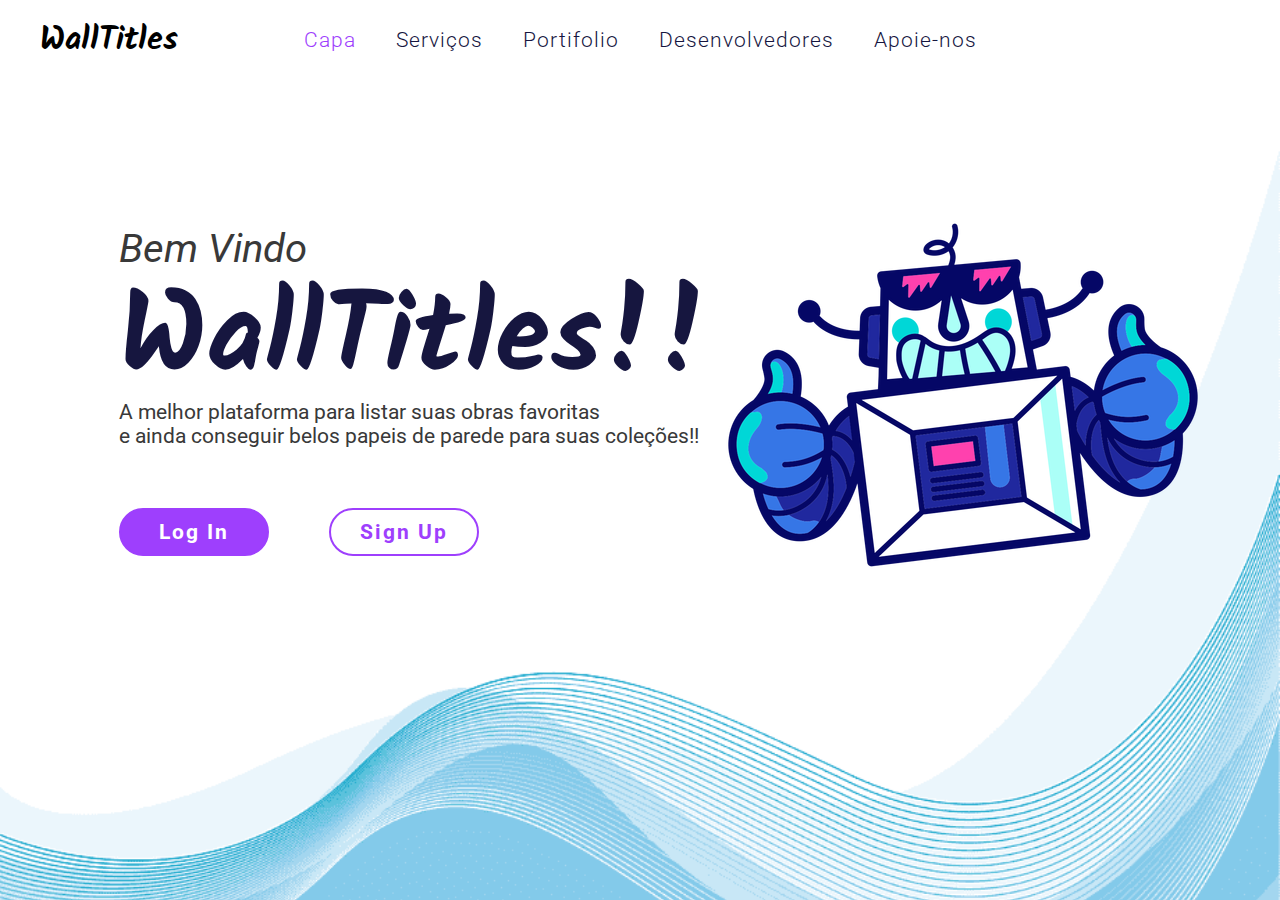
<file: index.html>
<!DOCTYPE html>
<html lang="pt-br">

	<head>
		<meta charset="utf-8">
		<meta name="viewport" content="width=device-width, initial-scale=1">

		<title>Welcome to Walltitles</title>
		<link rel="shortcut icon" href="img/robot-blue.png" type="image/x-icon">
		<link rel="stylesheet" href="components/css/index.css">
	</head>

	<body>
		<ul></ul>
		<div class="background">
		</div>
		<header>
			<h2>WallTitles</h2>
			<ul>
				<li><a href="#" class="active">Capa</a></li>
				<li><a href="http://lorsuz.github.io/wooshol" target="_blank">Serviços</a></li>
				<li><a href="http://lorsuz.github.io/portfolio" target="_blank">Portifolio</a></li>
				<li><a href="http://github.com/lorsuz" target="_blank">Desenvolvedores</a></li>
				<li><a href="components/views/Monetization.php">Apoie-nos</a></li>
			</ul>
		</header>
		<main>
			<div class="left">
				<div class="content">
					<span class="wellcome">Bem Vindo</span>
					<h1>WallTitles!!</h1>
					<p>A melhor plataforma para listar suas obras favoritas <br> e ainda conseguir belos papeis de parede para suas coleções!!</p>
					<div class="acount">
						<a class="" href="components/views/sign.html">Log In</a>
						<a class="" href="#">Sign Up</a>
					</div>
				</div>
			</div>
			<div class="right">
				<img src="components/img/robot-blue.png" alt="">
			</div>
		</main>
		<script>
			const ul = document.querySelector( "body > ul" );

			const random = ( min, max ) => Math.random() * ( max - min ) + min;
			// const randomColors = [ "#8400ff", "#2bff00", "#eaff00" ];

			for ( let i = 0; i < 15; i++ ) {
				const li = document.createElement( "li" );

				const size = Math.floor( random( 50, 120 ) );
				const position = random( 1, 94 );
				const delay = random( 3, 1 );
				const duration = random( 10, 40 );
				var randomColors=[]

				li.style.width = `${ size }px`;
				li.style.height = `${ size }px`;

				// li.style.backgroundColor = randomColors[ Math.floor( random( 0, 3 ) ) ];
				for (let index = 0; index < 3; index++) {
					randomColors[index] = Math.floor( random( 0, 255 ) )
				}
				console.log(`rgb(${randomColors[0]},${randomColors[1]},${randomColors[2]})`)
				li.style.backgroundColor = `rgb(${randomColors[0]},${randomColors[1]},${randomColors[2]})`;

				li.style.left = `${ position }%`;

				li.style.animationDelay = `${ delay }s`;
				li.style.animationDuration = `${ duration }s`;

				li.style.animationTimingFunction = `cubic-bezier(${ Math.random() }, ${ Math.random() }, ${ Math.random() }, ${ Math.random() })`;

				ul.appendChild( li );
			}
		</script>
	</body>

</html>
</file>
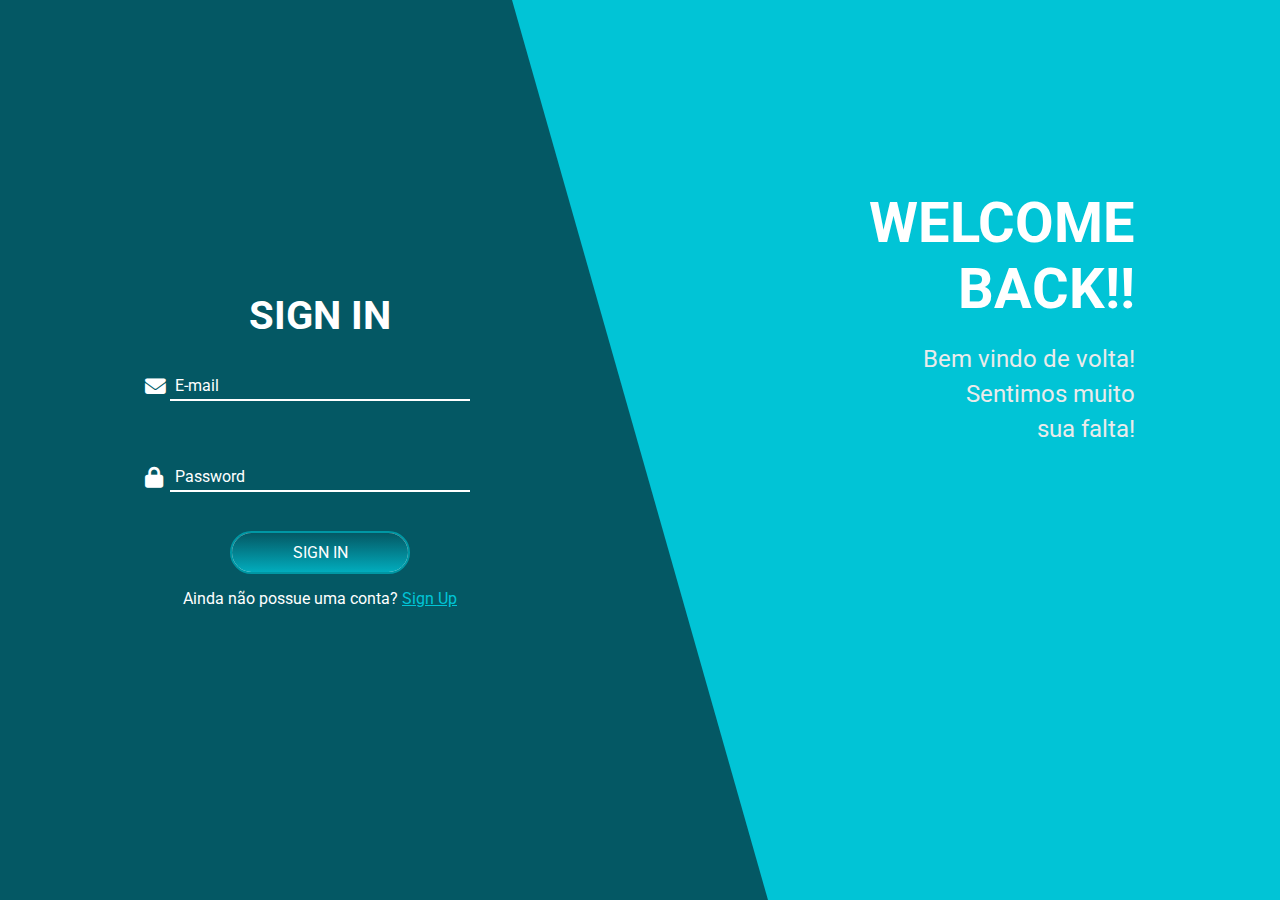
<file: components/views/sign.html>
<!DOCTYPE html>
<html lang="en">

	<head>
		<meta charset="UTF-8">
		<meta http-equiv="X-UA-Compatible" content="IE=edge">
		<meta name="viewport" content="width=device-width, initial-scale=1.0">
		<title>Sign-Up-In</title>
		<link rel="stylesheet" href="../css/sign.css">
		<link rel="stylesheet" href="https://cdnjs.cloudflare.com/ajax/libs/font-awesome/6.2.0/css/all.min.css">

	</head>

	<body>
		<div class="box-cut"> </div>
		<section class="form">
			<div class="in">
				<h1>sign in</h1>
				<form action="wallpapers.php" autocomplete="off">

					<div>
						<i class="fa-solid fa-envelope"></i>
						<input placeholder=" " type="text" autocomplete="off" name="email_in" id="email_in" value="">
						<label for="email_in">E-mail</label>
						<span></span>
					</div>

					<div>
						<i class="fa-solid fa-lock"></i>
						<input placeholder=" " type="password" autocomplete="off" name="password_in" id="password_in" value="">
						<label for="password_in">Password</label>
						<span></span>
					</div>

					<button type="submit"> <span></span>SIGN IN</button>

				</form>
				<div><span>Ainda não possue uma conta? </span><span class="toggle">Sign Up</span></div>
			</div>
			<div class="up">
				<h1>sign up</h1>
				<form action="wallpapers.php">

					<div>
						<i class="fa-solid fa-user"></i>
						<input placeholder=" " type="text" name="nickname_up" id="nickname_up" value="">
						<label for="nickname_up">Nickname</label>
						<span></span>
					</div>

					<div>
						<i class="fa-solid fa-envelope"></i>
						<input placeholder=" " type="text" autocomplete="off" name="email_up" id="email_up" value="">
						<label for="email_up">E-mail</label>
						<span></span>
					</div>

					<div>
						<i class="fa-solid fa-lock-open"></i>
						<input placeholder=" " type="password" autocomplete="off" name="password_up" id="password_up" value="">
						<label for="password_up">Password</label>
						<span></span>
					</div>

					<div>
						<i class="fa-solid fa-lock"></i>
						<input placeholder=" " type="password" name="confirmPassword_up" id="confirmPassword_up" value="">
						<label for="confirmPassword_up">Confirm Password</label>
						<span></span>
					</div>

					<button type="submit"> <span></span> SIGN UP</button>

				</form>
				<div><span>Já possue uma conta? </span><span class="toggle">Sign In</span></div>
			</div>
		</section>
		<section class="MSG">
			<div class="up">
				<div class="content">
					<h1>Seja <br> Bem Vindo!!</h1>
					<p>Se for sua primeira vez por aqui<br> cadastre o seu melhor <br> E-mail!</p>
				</div>
			</div>
			<div class="in">
				<div class="content">
					<h1>WELCOME <br> BACK!!</h1>
					<p>Bem vindo de volta! <br> Sentimos muito <br> sua falta! </p>
				</div>
			</div>
		</section>
		<script> var toggleIsOn = false;
			var button = document.querySelectorAll( 'body section.form > div > div span.toggle' );
			var boxCut = document.querySelector( 'body > div.box-cut' );
			var body = document.querySelector( 'body' );
			for ( let index = 0;
				index < button.length;
				index++ ) {
				button[ index ].addEventListener( 'click', () => {
					animarToggle();
				} );
			} function animarToggle () {
				console.log( toggleIsOn );
				if ( toggleIsOn == false ) {
					boxCut.classList.remove( "toggle-in" );
					boxCut.classList.add( "toggle-up" );
					// boxCut.style.animation = 'rolar-up 1000ms linear forwards';
					toggleIsOn = true;
					body.classList.add( "active" );
				} else {
					boxCut.classList.remove( "toggle-up" );
					boxCut.classList.add( "toggle-in" );
					// boxCut.style.animation = 'rolar-in 1000ms linear ';
					toggleIsOn = false;
					body.classList.remove( "active" );
				}
			} </script>
	</body>

</html>
</file>
<file: components/css/index.css>
@import url('https://fonts.googleapis.com/css2?family=Roboto&display=swap');
@import url('https://fonts.googleapis.com/css2?family=Kalam&display=swap');

* {
	margin: 0;
	padding: 0;
	box-sizing: border-box;
	font-size: 1rem;
	list-style: none;
	text-decoration: none;
	font-family: 'Roboto', sans-serif;
	/* outline: 1px solid;  */
	color: black;
}

body {
	height: 100vh;
	overflow: hidden;
}
body>ul>li{
	display: block;
	position: absolute;
		top: -120px;
		animation: up 3s infinite alternate;
		border-radius: 20%;
}
@keyframes up {
  from {
    opacity: 0;
		transform: translateY(0px) rotate(900deg);
  }
  50% {
		opacity: 0.3;
  }
  to {
		opacity: 0;
		transform: translateY(110vh) rotate(0deg);
  }
}
body > div.background {
	position: absolute;
	width: 100vw;
	z-index: -1;
	transform: scaleX(-1);
	height: 100vh;
	background: url(../img/wallpaper-lines-blue.png) no-repeat;
	background-position: 0 150px;
	background-size: 100% 100%;
}

body header {
	display: flex;
	justify-content: space-between;
	height: 80px;
	align-items: center;
}

body header h2 {
	font-size: 2rem;
	font-family: Kalam;
	margin-left: 40px;
	cursor: default;
	user-select: none;
}

body header ul {
	display: flex;
	justify-content: center;
	align-items: center;
	position: absolute;
	width: 60%;
	left: 50%;
	transform: translateX(-50%);
}

body header ul li {
	margin: 0 20px;
}

body header ul li a {
	font-size: 1.3rem;
	font-weight: 300;
	letter-spacing: 1px;
	color: #16163F;
	transition: 300ms;
}

body header ul li a.active,
body header ul li a:hover {
	color: #9E3FFD;
}

body main {
	display: flex;
	height: 70vh;
}

body main > div {
	width: 50%;
	display: flex;
	justify-content: center;
	align-items: center;
	height: 100%;
}

body main > div.left {
	display: flex;
	align-items: center;
	justify-content: center;
}

body main > div.left {
	width: 70%;
	justify-content: end;
}

body main > div.left div.content {
	width: 80%;
	transform: translateX(-30px);
}

body main > div.left div.content > span.wellcome {
	font-size: 2.5rem;
	display: block;
	transform: translateY(20px);
	color: #393939;
	font-style: italic;
}

body main > div.left div.content h1 {
	font-size: 7rem;
	font-weight: 900;
	font-family: 'Kalam', cursive;
	color: #16163F;
}

body main > div.left div.content p {
	font-size: 1.3rem;
	width: 100%;
	color: #393939;
	transform: translateY(-30px);
}

body main > div.left div.content div.acount {
	margin: 30px 0;
	width: 100%;
	display: flex;
	/* justify-content: center; */
}

body main > div.left div.content div.acount > a {
	display: inline-block;
	background: #9E3FFD;
	letter-spacing: 2px;
	border-radius: 30px;
	margin: 0 60px 0 0;
	border: 2px solid #9E3FFD;
	width: 150px;
	text-align: center;
	padding: 10px;
	font-weight: 700;
	font-size: 1.3rem;
	color: rgb(255, 255, 255);
	transition: 300ms;
}

body main > div.left div.content div.acount a:first-child:hover {
	color: #9E3FFD;
	background: rgb(255, 255, 255);
	letter-spacing: 3px;
}

body main > div.left div.content div.acount a:last-child {
	color: #9E3FFD;
	background: transparent;
}

body main > div.left div.content div.acount a:last-child:hover {
	letter-spacing: 3px;
	display: inline-block;
	background: #9E3FFD;
	color: rgb(255, 255, 255);
}

body main > div.left div.content div.acount > span:last-child {
	color: #008c13;
}

body main > div.right img {
	transform: translateX(-50px);
}
</file>
<file: components/css/sign.css>
@import url('https://fonts.googleapis.com/css2?family=Roboto&display=swap');
* {
	margin: 0;
	padding: 0;
	outline: none;
	font-family: Roboto;
	color: white;
}

body {
	height: 100vh;
	display: flex;
	flex-direction: column;
	background: #045864;
	overflow: hidden;
}

body>div.box-cut {
	height: 100vh;
	width: 100vw;
	background: #01C4D6;
	position: absolute;
	clip-path: polygon(40% 0%, 100% 0%, 100% 100%, 60% 100%);
	transition: 500ms;
	z-index: 1;
}

body>div.box-cut.toggle-up {
	animation: rolar-up 1000ms linear forwards;
}

body>div.box-cut.toggle-in {
	animation: rolar-in 1000ms linear;
}

body section {
	position: absolute;
	width: 100vw;
	height: 100vh;
	display: flex;
}

body section.form>div {
	width: 50%;
	height: 100vh;
	display: flex;
	flex-direction: column;
	justify-content: center;
	align-items: center;
	transition: 1500ms;
}

body section.form>div h1 {
	margin-bottom: 10px;
	font-size: 2.5rem;
	text-transform: uppercase;
}

body section.form>div form {
	width: 300px;
	display: flex;
	flex-direction: column;
	justify-content: center;
}

body section.form>div form>div {
	display: flex;
	flex-direction: column;
	margin: 20px 0;
	position: relative;
}

body section.form>div form>div i {
	position: absolute;
	top: 7px;
	left: -25px;
	font-size: 1.3rem;
}
body section.form>div form>div label {
	position: relative;
	transition: 200ms;
	transform: translateX(5px) translateY(-50px);
	cursor: text;
	color: #01C4D6;
}

body section.form>div form>div input {
	height: 30px;
	outline: none;
	padding-left: 5px;
	background: transparent;
	border: none;
	font-size: 1.2rem;
	border-bottom: 2px solid #01C4D6; 
}

body section.form>div form>div input:placeholder-shown {
	border-bottom: 2px solid;
}

body section.form>div form>div input:placeholder-shown~label {
	transform: translateX(5px) translateY(-25px);
	cursor: text;
	color: white;
}

body section.form>div form>div input:focus {
	border-bottom: 2px solid #01C4D6;
}

body section.form>div form>div input:focus~label {
	transform: translateX(5px) translateY(-50px);
	cursor: default;
	color: #01C4D6;
}

body section.form>div form>div span {
	color: rgb(255, 56, 56);
	transform: translateX(5px) translateY(-10px);
}

body section.form>div form button {
	width: 60%;
	border-radius: 30px;
	padding: 10px;
	border: 2px solid #0097a4;
	align-self: center;
	cursor: pointer;
	transition: 500ms;
	overflow: hidden;
	position: relative;
	z-index: 1;
	font-size: 1rem;
	font-weight: normal;
}

body section.form>div form button span {
	background: linear-gradient(#045864, #01C4D6, #045864);
	display: block;
	width: 100%;
	height: 100px;
	position: absolute;
	top: 0;
	left: 0;
	z-index: -1;
	transition: 500ms;
}

body section.form>div form button:hover {
	letter-spacing: 1px;
}

body section.form>div form button:hover>span {
	transform: translateY(-50px);
}

body section.form>div>div {
	margin-top: 15px;
}

body section.form>div>div span {
	cursor: default;
}

body section.form>div>div span.toggle {
	color: #01C4D6;
	cursor: pointer;
	text-decoration: underline;
}

body section.MSG>div {
	width: 50%;
	padding: 20px;
	display: flex;
	flex-direction: column;
	align-items: center;
	margin: 170px 0;
	transition: 1500ms;
}

body section.MSG>div>div.content h1 {
	font-size: 3.5rem;
	margin-bottom: 20px;
}

body section.MSG>div>div.content p {
	font-size: 1.5rem;
	width: 350px;
	line-height: 35px;
	color: #ebebeb;
}

body section.MSG>div.up h1,
body section.MSG>div.up p {
	text-align: left;
}

body section.MSG>div.in h1,
body section.MSG>div.in p {
	text-align: end;
}

body .form .in {
	transform: translateX(0);
	z-index: 1;
}

body .form .up {
	transform: translateX(1000px);
	z-index: 0;
}

body .MSG .in {
	transform: translateX(0);
	z-index: 1;
}

body .MSG .up {
	transform: translateX(-1000px);
	z-index: 0;
}

body.active .form .in {
	transform: translateX(-1000px);
	z-index: 0;
}

body.active .form .up {
	transform: translateX(0);
	z-index: 1;
}

body.active .MSG .in {
	transform: translateX(1000px);
	z-index: 0;
}

body.active .MSG .up {
	transform: translateX(0);
	z-index: 1;
}

/* @keyframes rolar-up { from { clip-path: polygon(40% 0%, 100% 0%, 100% 100%, 60% 100%); } to { clip-path: polygon(0% 0%, 60% 0%, 40% 100%, 0% 100%); } } @keyframes rolar-in { from { clip-path: polygon(0% 0%, 60% 0%, 40% 100%, 0% 100%); } to { clip-path: polygon(40% 0%, 100% 0%, 100% 100%, 60% 100%); } } */
@keyframes rolar-up {
	0% {
		clip-path: polygon(40% 0%, 40% 0%, 100% 0%, 100% 100%, 60% 100%);
	}

	25% {
		clip-path: polygon(0% 0%, 0% 0%, 100% 0%, 100% 100%, 60% 100%);
	}

	50% {
		clip-path: polygon(0% 100%, 0% 0%, 100% 0%, 100% 100%, 40% 100%);
	}

	75% {
		clip-path: polygon(0% 100%, 0% 0%, 100% 0%, 100% 0%, 40% 100%);
	}

	100% {
		clip-path: polygon(0% 100%, 0% 0%, 60% 0%, 60% 0%, 40% 100%);
	}
}

@keyframes rolar-in {
	0% {
		clip-path: polygon(0% 100%, 0% 0%, 60% 0%, 60% 0%, 40% 100%);
	}

	25% {
		clip-path: polygon(0% 100%, 0% 0%, 100% 0%, 100% 0%, 40% 100%);
	}

	50% {
		clip-path: polygon(0% 100%, 0% 0%, 100% 0%, 100% 100%, 40% 100%);
	}

	75% {
		clip-path: polygon(0% 0%, 0% 0%, 100% 0%, 100% 100%, 60% 100%);
	}

	100% {
		clip-path: polygon(40% 0%, 40% 0%, 100% 0%, 100% 100%, 60% 100%);
	}
}
</file>
